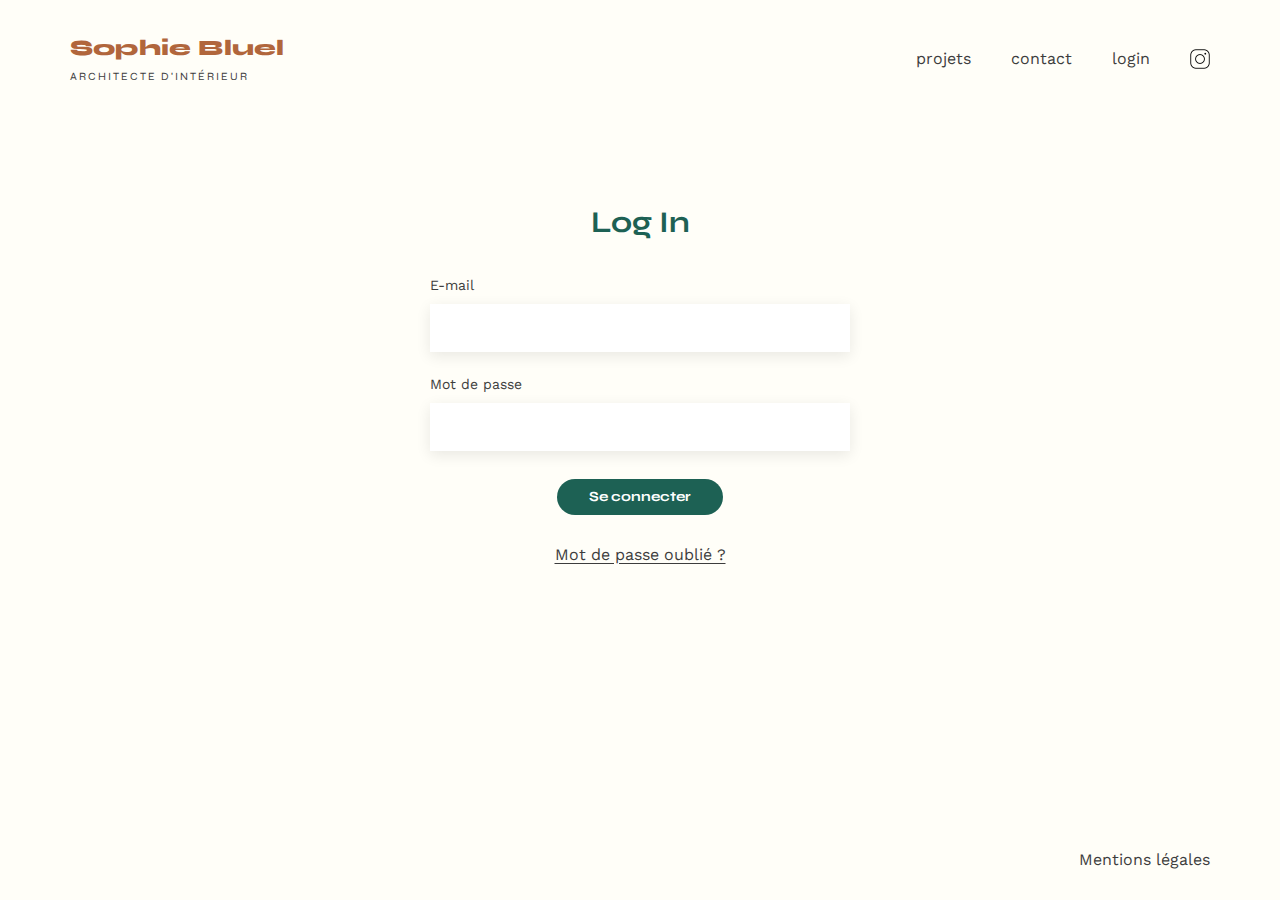
<file: FrontEnd/login.html>
<!DOCTYPE html>  
<html lang="fr">
<head>
	<meta charset="UTF-8">
	<title>Sophie Bluel - Architecte d'intérieur</title>
	<meta name="viewport" content="width=device-width, initial-scale=1.0">
	<link rel="preconnect" href="https://fonts.googleapis.com">
	<link rel="preconnect" href="https://fonts.gstatic.com" crossorigin>
	<link href="https://fonts.googleapis.com/css2?family=Syne:wght@700;800&family=Work+Sans&display=swap" rel="stylesheet">
	<meta name="description" content="">
	<link rel="stylesheet" href="./style/login.css">
	<script src="login.js" defer></script>


</head>
<body>

  <header>
    <h1><a href="index.html">Sophie Bluel</a> <span>Architecte d'intérieur</span></h1>
    <nav>
      <ul>
        <li><a href="index.html">Projets</a></li>
        <li><a href="index.html#contact">Contact</a></li>
          <li><a href="./login.html" id="login_logout">Login</a></li>
        <li><img src="./assets/icons/instagram.png" alt="Instagram" /></li>
      </ul>
    </nav>
  </header>

  <main>
    <section id="login">
      <h2>Log In</h2>

      <!-- Formulaire simple  -->
      <form id="loginForm" novalidate>
        <div class="field">
          <label for="email">E-mail</label>
          <input type="email" id="email" name="email" autocomplete="email" required />
        </div>

        <div class="field">
          <label for="password">Mot de passe</label>
          <input type="password" id="password" name="password" autocomplete="current-password" required />
        </div>

        <p id="login_error" aria-live="polite" class="error"></p>

        <button id="submitBtn" type="submit">Se connecter</button>
        <p><a href="#" id="forgotLink">Mot de passe oublié ?</a></p>
      </form>
    </section>
  </main>

  <footer>
    <nav>
      <ul>
        <li><a href="#mentions">Mentions légales</a></li>
      </ul>
    </nav>
  </footer>
</body>

</html>
</file>
<file: FrontEnd/style/login.css>
/* ================================
   Sophie Bluel — Login (Figma-spec)
   ================================ */

:root{
  --bg: #FFFEF8;
  --text: #3D3D3D;
  --green: #1D6154;
  --green-pressed: #0E2F28;
  --accent: #B1663C;
  --shadow: 0 4px 14px rgba(0,0,0,0.09);
}

/* Reset minimal */
*{ box-sizing:border-box; }
html,body{ height:100%; }
body{
  margin:0;
  background:var(--bg);
  color:var(--text);
  font-family:"Work Sans", Arial, Helvetica, sans-serif;
  font-size:16px;
  line-height:1.5;
  display:flex;
  flex-direction:column;
}
img{ max-width:100%; display:block; }
a{ color:inherit; text-decoration:none; }

/* ================= Header ================= */
header{
  width:1140px;
  max-width:calc(100% - 80px);
  margin:32px auto 0;
  display:flex;
  align-items:center;
  justify-content:space-between;
}

header h1{
  margin:0;
  font-family:"Syne", system-ui, -apple-system, sans-serif;
  font-weight:800;
  font-size:22px;
  letter-spacing:0.2px;
  color:var(--accent);
}

header h1 a{ color:var(--accent); }

header h1 span{
  display:block;
  margin-top:4px;
  font-size:11px;
  font-weight:400;
  letter-spacing:0.18em;
  text-transform:uppercase;
  color:var(--text);
}

/* Menu top-right */
header nav ul{
  margin:0; padding:0;
  list-style:none;
  display:flex;
  align-items:center;
  gap:40px;
}
header nav li{ display:flex; align-items:center; }
header nav li img{ width:20px; height:20px; }

/* la maquette affiche le menu en minuscules */
header nav a{ text-transform:lowercase; }
header nav a:hover{ color:var(--accent); }

/* ================= Main / Login ================= */
main{
  flex:1;
  display:flex;
  justify-content:center;
  align-items:flex-start;
}

#login{
  width:420px;
  max-width:92vw;
  margin:120px 0 140px; /* espace identique à la maquette */
  text-align:center;
}

#login h2{
  margin:0 0 36px;
  font-family:"Syne", system-ui, -apple-system, sans-serif;
  font-weight:700;
  font-size:30px;
  line-height:1.1;
  color:var(--green);      /* Titre vert comme sur Figma */
}

/* Formulaire */
#loginForm{
  display:flex;
  flex-direction:column;
  align-items:center;
  gap:22px;
}

.field{ width:100%; text-align:left; }
.field label{
  display:block;
  margin:0 0 8px;
  font-size:14px;
}

.field input{
  width:100%;
  height:48px;
  border:none;
  border-radius:0;
  padding:0 16px;
  background:#FFFFFF;
  box-shadow:var(--shadow);     /* ombre douce Figma */
  font-size:16px;
}
.field input:focus{
  outline:2px solid var(--green);
  outline-offset:2px;
}

/* Message d’erreur (caché par défaut) */
.error{
  display:none;
  min-height:18px;
  margin:-6px 0 0;
  color:#D65353;
  font-size:14px;
  text-align:center;
}

/* Bouton "Se connecter" */
#submitBtn{
  margin-top:6px;
  height:36px;
  padding:0 32px;
  border:none;
  border-radius:60px;           /* bouton pill */
  background:var(--green);
  color:#FFF;
  cursor:pointer;
  font-family:"Syne", system-ui, -apple-system, sans-serif;
  font-weight:700;
  font-size:14px;
  line-height:36px;
  transition:transform .04s ease, background-color .2s ease;
}
#submitBtn:hover{ filter:saturate(1.05) brightness(1.03); }
#submitBtn:active{ transform:translateY(1px); background:var(--green-pressed); }

/* Lien "Mot de passe oublié ?" */
#login p{ margin:6px 0 0; }
#forgotLink{
  text-decoration:underline;
  text-underline-offset:3px;
}

/* ================= Footer ================= */
footer nav ul{
  width:1140px;
  max-width:calc(100% - 80px);
  margin:0 auto;
  padding:28px 0;
  list-style:none;
  display:flex;
  justify-content:flex-end;   /* "Mentions légales" en bas à droite */
  gap:24px;
}

/* ================= Responsive ================= */
@media (max-width: 860px){
  header{
    margin:24px auto 0;
    max-width:calc(100% - 48px);
  }
  header nav ul{ gap:24px; }
  #login{ margin:96px 0 120px; }
}
@media (max-width: 520px){
  header{ flex-wrap:wrap; gap:12px; }
  header nav ul{ gap:18px; }
  #login h2{ font-size:26px; }
  .field input{ height:46px; }
}
</file>
